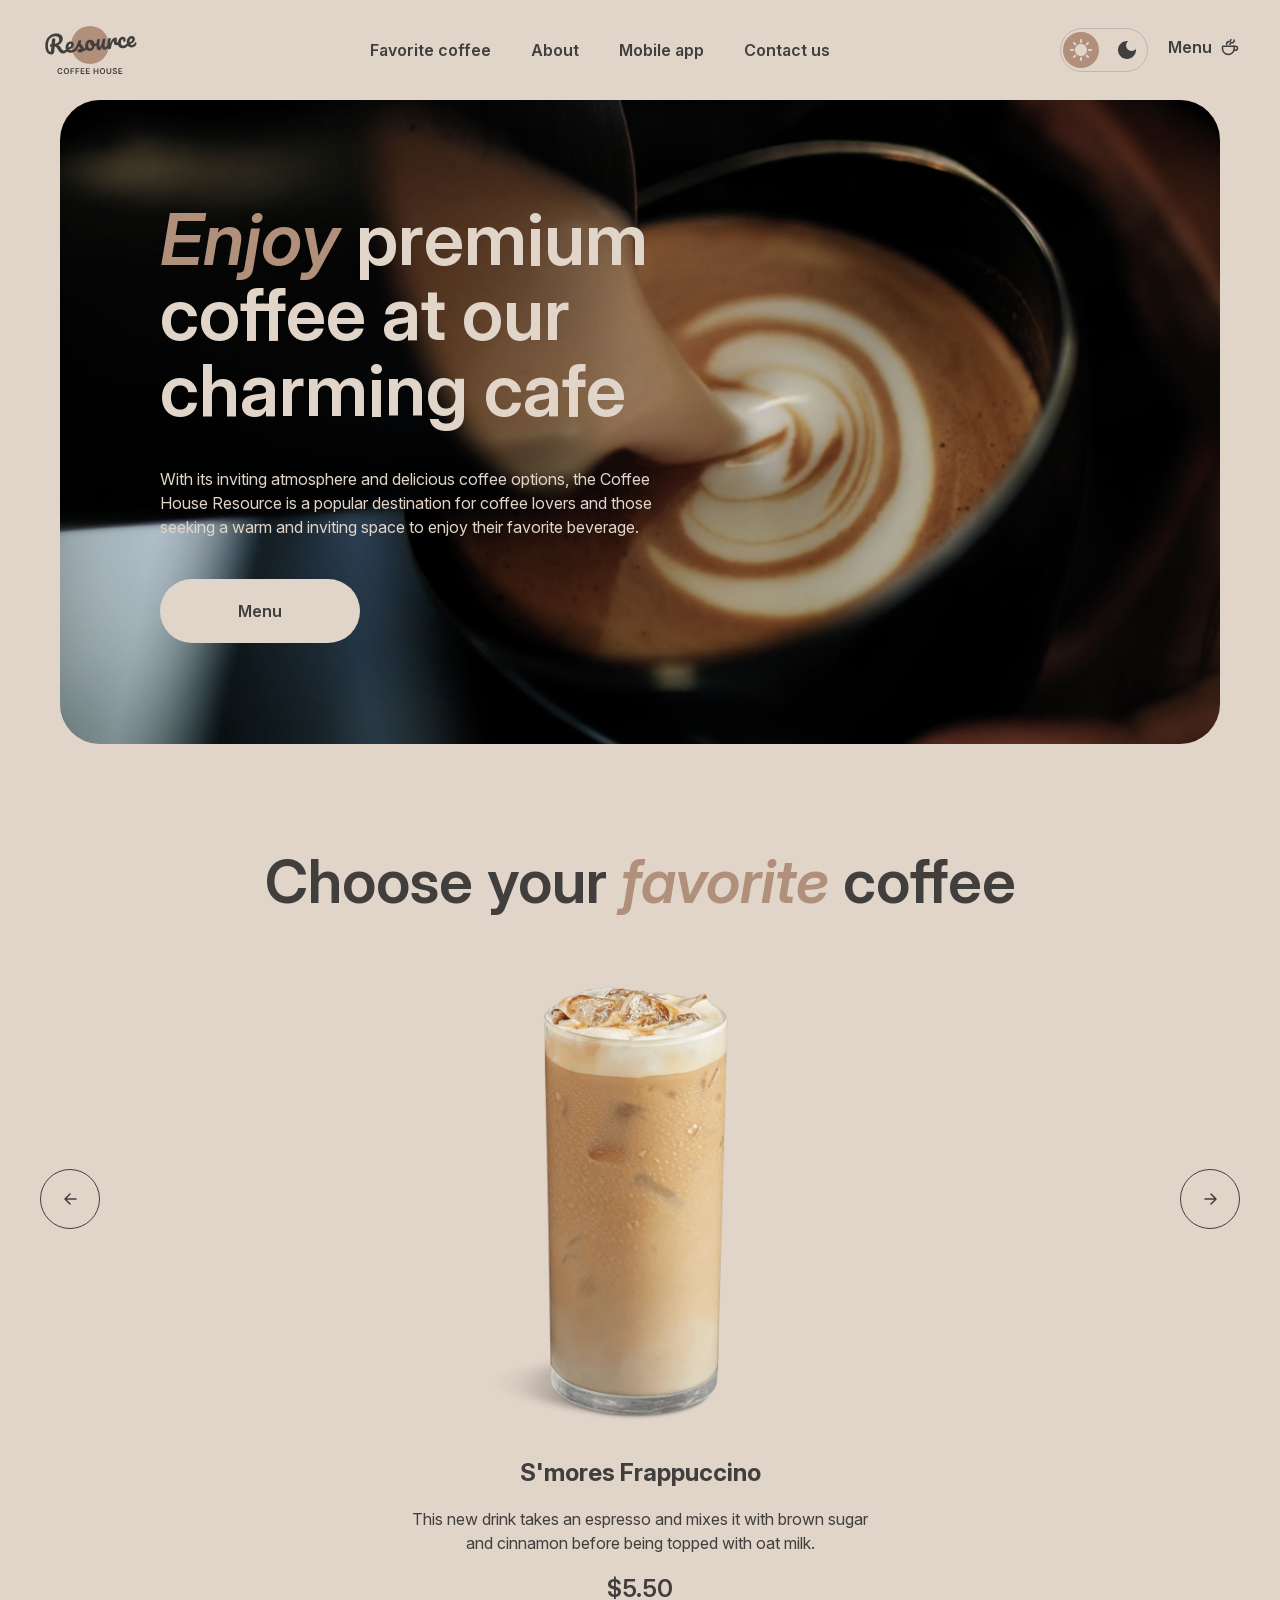
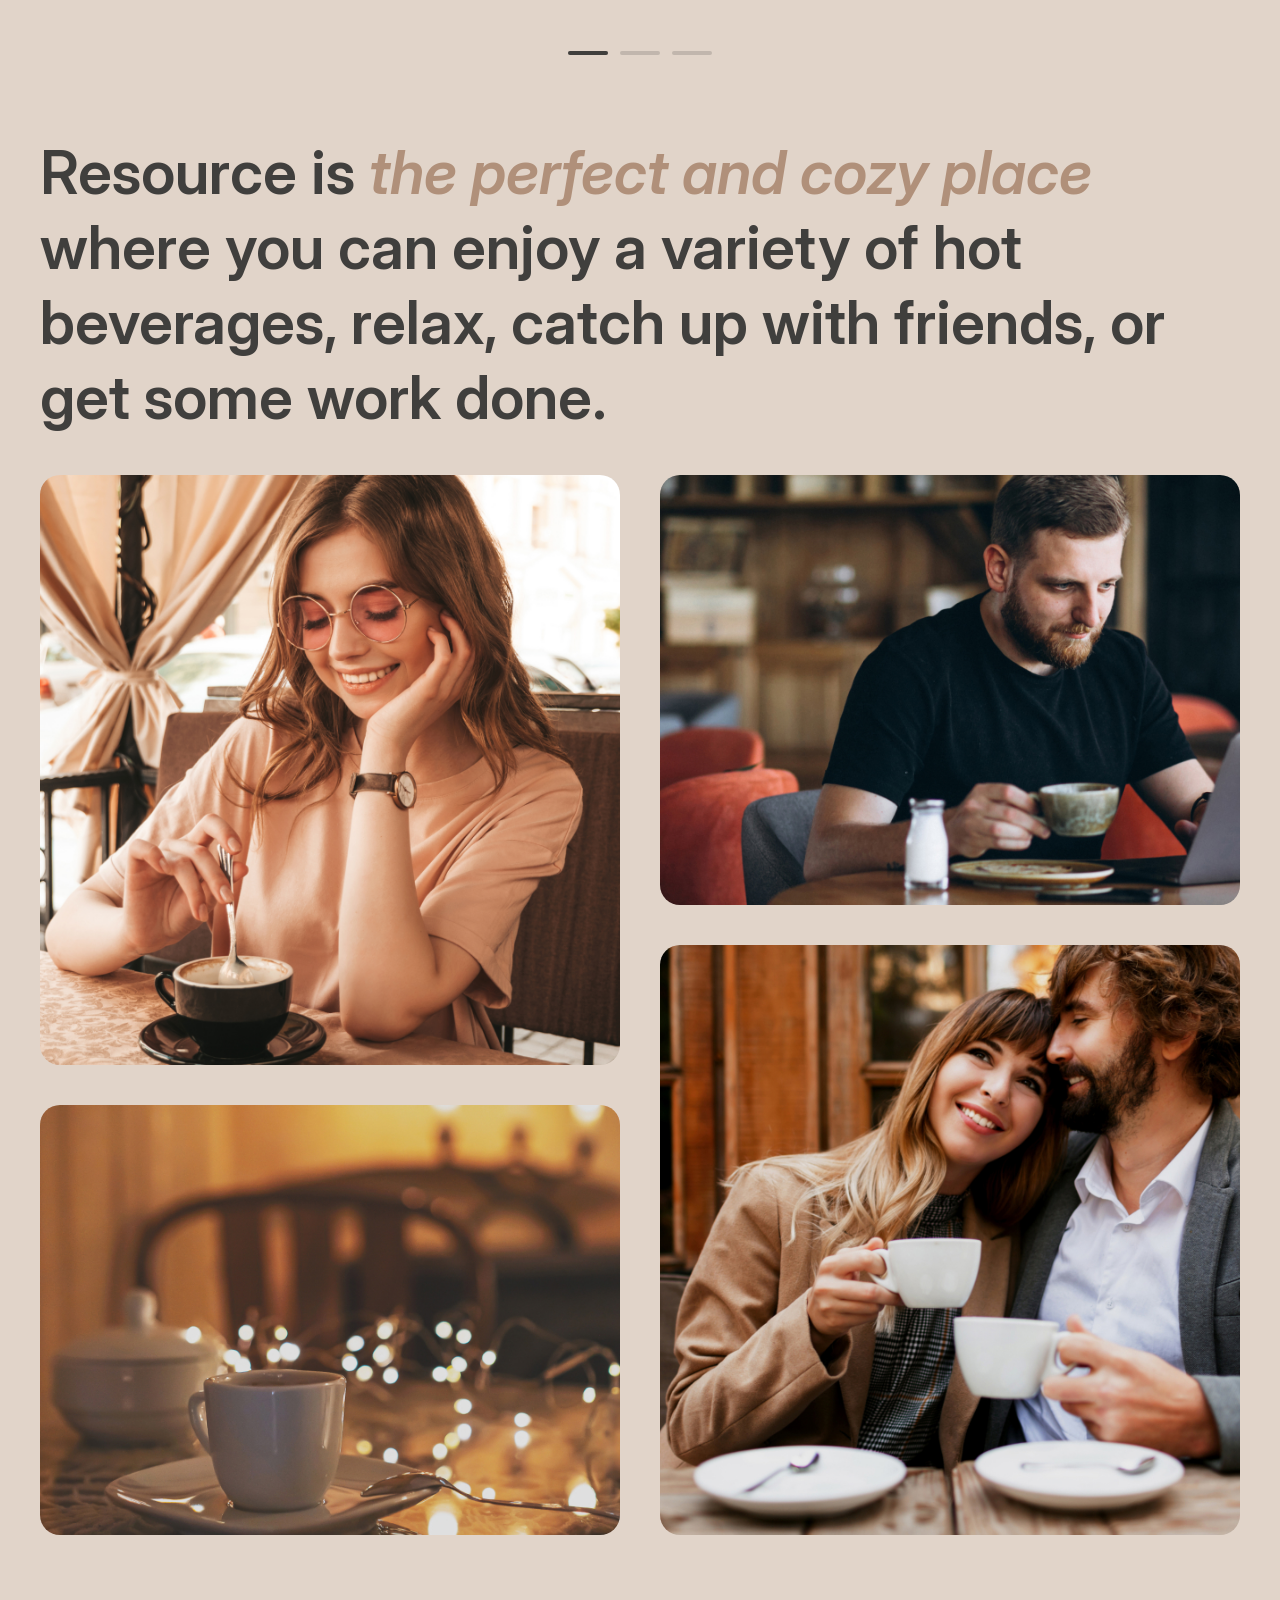
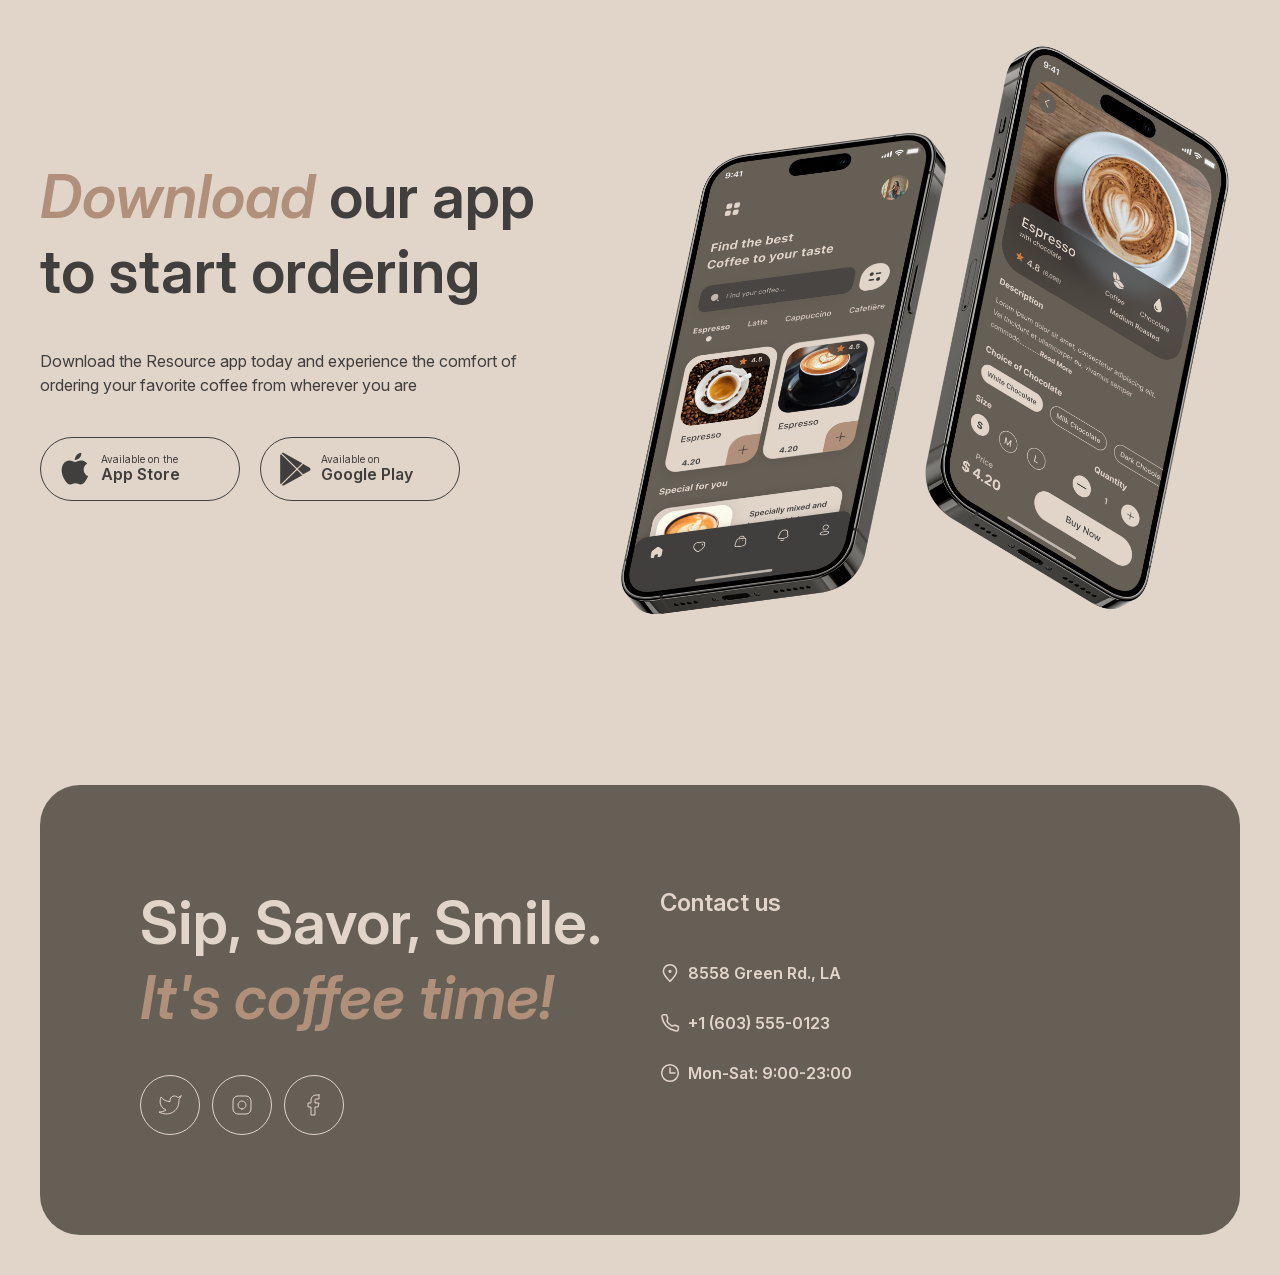
<file: index.html>
<!doctype html>
<html lang="en" data-theme="light">
  <head>
    <meta charset="UTF-8">
    <meta name="viewport" content="width=device-width, initial-scale=1.0">
    <title>Resource | Coffee House</title>
    <link rel="icon" href="assets/icons/logo-light.svg" type="image/svg+xml">
    <link rel="stylesheet" href="assets/fonts/font.css">
    <link rel="stylesheet" href="css/variables.css">
    <link rel="stylesheet" href="css/base.css">
    <link rel="stylesheet" href="css/layout.css">
    <link rel="stylesheet" href="css/home.css">
    <script>
      (function () {
        try {
          var theme = localStorage.getItem("theme");
          if (theme === "dark" || theme === "light") {
            document.documentElement.setAttribute("data-theme", theme);
          }
        } catch (e) {}
      })();
    </script>
    <script src="js/theme.js" defer></script>
    <script src="js/burger.js" defer></script>
    <script src="js/nav.js" defer></script>
    <script src="js/hero.js" defer></script>
    <script src="js/slider.js" defer></script>
  </head>
  <body>
    <header class="header">
      <div class="container header__inner">
        <a class="header__logo" href="index.html" aria-label="Resource">
          <img
            class="header__logo-img header__logo-img--light"
            src="assets/icons/logo-light.svg"
            alt="Resource"
            width="100"
            height="60">
          <img
            class="header__logo-img header__logo-img--dark"
            src="assets/icons/logo-dark.svg"
            alt=""
            width="100"
            height="60">
        </a>
        <nav class="header__nav" aria-label="Primary">
          <ul class="header__list">
            <li class="header__item">
              <a class="header__link" href="index.html#favorites"
                >Favorite coffee</a
              >
            </li>
            <li class="header__item">
              <a class="header__link" href="index.html#about">About</a>
            </li>
            <li class="header__item">
              <a class="header__link" href="index.html#mobile-app"
                >Mobile app</a
              >
            </li>
            <li class="header__item">
              <a class="header__link" href="index.html#contacts">Contact us</a>
            </li>
          </ul>
        </nav>
        <div class="header__actions">
          <button
            class="theme-toggle"
            type="button"
            data-theme-toggle
            aria-pressed="false"
            aria-label="Switch to dark theme"
          >
            <span
              class="theme-toggle__icon theme-toggle__icon--sun"
              aria-hidden="true"
            >
              <img src="assets/icons/Sun.svg" alt="" width="22" height="22">
            </span>
            <span
              class="theme-toggle__icon theme-toggle__icon--moon"
              aria-hidden="true"
            >
              <img src="assets/icons/Moon.svg" alt="" width="18" height="18">
            </span>
          </button>
          <a class="header__menu" href="menu.html">
            Menu
            <img
              class="header__menu-icon"
              src="assets/icons/coffee-cup.svg"
              alt=""
              width="20"
              height="20">
          </a>
          <button
            class="burger"
            type="button"
            aria-label="Open menu"
            aria-expanded="false"
            aria-controls="mobile-nav"
            data-burger
          >
            <img
              class="burger__icon burger__icon--open"
              src="assets/icons/button-icon-burger.svg"
              alt=""
              width="44"
              height="44"
              data-burger-open>
            <img
              class="burger__icon burger__icon--close"
              src="assets/icons/button-icon-burger-close.svg"
              alt=""
              width="44"
              height="44"
              data-burger-close>
          </button>
        </div>
      </div>
    </header>

    <nav
      class="mobile-nav"
      id="mobile-nav"
      aria-label="Mobile"
      aria-hidden="true"
      data-mobile-nav
    >
      <ul class="mobile-nav__list">
        <li>
          <a class="mobile-nav__link" href="index.html#favorites"
            >Favorite coffee</a
          >
        </li>
        <li>
          <a class="mobile-nav__link" href="index.html#about">About</a>
        </li>
        <li>
          <a class="mobile-nav__link" href="index.html#mobile-app"
            >Mobile app</a
          >
        </li>
        <li>
          <a class="mobile-nav__link" href="index.html#contacts">Contact us</a>
        </li>
        <li>
          <a class="mobile-nav__link mobile-nav__link--menu" href="menu.html">
            Menu
            <img
              class="mobile-nav__menu-icon"
              src="assets/icons/coffee-cup.svg"
              alt=""
              width="40"
              height="40">
          </a>
        </li>
      </ul>
    </nav>

    <main>
      <section class="hero" id="hero" aria-labelledby="hero-title">
        <div class="container">
          <div class="hero__inner">
            <img class="hero__media" src="assets/images/img-hero.jpg" alt="">
            <video
              class="hero__media hero__media--video"
              data-hero-video
              muted
              loop
              playsinline
              preload="auto"
            >
              <source src="assets/header-video.mp4" type="video/mp4">
            </video>
            <h1 class="hero__title" id="hero-title">
              <span class="hero__accent">Enjoy </span>premium coffee at our
              charming cafe
            </h1>
            <p class="hero__text">
              With its inviting atmosphere and delicious coffee options, the
              Coffee House Resource is a popular destination for coffee lovers
              and those seeking a warm and inviting space to enjoy their
              favorite beverage.
            </p>
            <a class="button hero__button" href="menu.html">
              <span class="hero__button-inner">
                Menu
                <img
                  class="hero__button-icon"
                  src="assets/icons/coffee-cup.svg"
                  alt=""
                  width="20"
                  height="20">
              </span>
            </a>
          </div>
        </div>
      </section>

      <section
        class="favorites"
        id="favorites"
        aria-labelledby="favorites-title"
      >
        <div class="container">
          <h2 class="section-title" id="favorites-title">
            Choose your <span class="accent">favorite</span> coffee
          </h2>
          <div class="slider" data-slider>
            <div class="slider__media">
              <button
                class="slider__btn slider__btn--prev"
                type="button"
                data-slider-prev
                aria-label="Previous slide"
              >
                <img
                  src="assets/icons/arrow-left.svg"
                  alt=""
                  width="13"
                  height="12">
              </button>
              <div class="slider__viewport" data-slider-viewport>
                <div class="slider__track" data-slider-track></div>
              </div>
              <button
                class="slider__btn slider__btn--next"
                type="button"
                data-slider-next
                aria-label="Next slide"
              >
                <img
                  src="assets/icons/arrow-right.svg"
                  alt=""
                  width="13"
                  height="12">
              </button>
            </div>
            <div class="slider__dots" data-slider-dots></div>
          </div>
        </div>
      </section>

      <section class="about" id="about" aria-labelledby="about-title">
        <div class="container">
          <h2 class="section-title" id="about-title">
            Resource is <span class="accent">the perfect and cozy place</span>
            where you can enjoy a variety of hot beverages, relax, catch up with
            friends, or get some work done.
          </h2>
          <div class="about__gallery">
            <div class="about__frame">
              <img
                class="about__image"
                src="assets/images/about-1.jpg"
                alt="Woman enjoying coffee at a cafe">
            </div>
            <div class="about__frame">
              <img
                class="about__image"
                src="assets/images/about-3.jpg"
                alt="Man working on a laptop with coffee">
            </div>
            <div class="about__frame">
              <img
                class="about__image"
                src="assets/images/about-2.jpg"
                alt="Coffee cup on a table with lights">
            </div>
            <div class="about__frame">
              <img
                class="about__image"
                src="assets/images/about-4.jpg"
                alt="Couple drinking coffee together">
            </div>
          </div>
        </div>
      </section>

      <section
        class="mobile-app"
        id="mobile-app"
        aria-labelledby="mobile-app-title"
      >
        <div class="container mobile-app__inner">
          <div class="mobile-app__content">
            <h2 class="section-title" id="mobile-app-title">
              <span class="accent">Download</span> our app to<br
                class="mobile-app__title-break">
              start ordering
            </h2>
            <p class="mobile-app__text">
              Download the Resource app today and experience the comfort of
              ordering your favorite coffee from wherever you are
            </p>
            <div class="mobile-app__links">
              <a
                class="store-link"
                href="https://www.apple.com/app-store/"
                target="_blank"
                rel="noopener noreferrer"
              >
                <img
                  src="assets/icons/apple.svg"
                  alt=""
                  width="36"
                  height="36">
                <span class="store-link__text">
                  <span class="store-link__caption">Available on the</span>
                  <span class="store-link__name">App Store</span>
                </span>
              </a>
              <a
                class="store-link"
                href="https://play.google.com/store"
                target="_blank"
                rel="noopener noreferrer"
              >
                <img
                  src="assets/icons/google-play.svg"
                  alt=""
                  width="36"
                  height="36">
                <span class="store-link__text">
                  <span class="store-link__caption">Available on</span>
                  <span class="store-link__name">Google Play</span>
                </span>
              </a>
            </div>
          </div>
          <img
            class="mobile-app__image"
            src="assets/icons/mobile-screens.svg"
            alt="Resource mobile app screens">
        </div>
      </section>
    </main>

    <footer class="footer" id="contacts">
      <div class="container">
        <div class="footer__panel">
          <div class="footer__brand">
            <h2 class="footer__title">
              Sip, Savor, Smile.<br>
              <span class="accent">It's coffee time!</span>
            </h2>
            <ul class="footer__socials">
              <li>
                <a
                  class="footer__social"
                  href="https://twitter.com"
                  target="_blank"
                  rel="noopener noreferrer"
                  aria-label="Twitter"
                >
                  <img
                    src="assets/icons/twitter.svg"
                    alt=""
                    width="24"
                    height="24">
                </a>
              </li>
              <li>
                <a
                  class="footer__social"
                  href="https://instagram.com"
                  target="_blank"
                  rel="noopener noreferrer"
                  aria-label="Instagram"
                >
                  <img
                    src="assets/icons/instagram.svg"
                    alt=""
                    width="24"
                    height="24">
                </a>
              </li>
              <li>
                <a
                  class="footer__social"
                  href="https://facebook.com"
                  target="_blank"
                  rel="noopener noreferrer"
                  aria-label="Facebook"
                >
                  <img
                    src="assets/icons/facebook.svg"
                    alt=""
                    width="24"
                    height="24">
                </a>
              </li>
            </ul>
          </div>
          <div class="footer__contacts">
            <h3 class="footer__contacts-title">Contact us</h3>
            <ul class="footer__list">
              <li>
                <a
                  class="footer__link"
                  href="https://maps.google.com/?q=8558+Green+Rd,+LA"
                  target="_blank"
                  rel="noopener noreferrer"
                >
                  <img
                    src="assets/icons/pin-alt.svg"
                    alt=""
                    width="20"
                    height="20">
                  8558 Green Rd., LA
                </a>
              </li>
              <li>
                <a class="footer__link" href="tel:+16035550123">
                  <img
                    src="assets/icons/phone.svg"
                    alt=""
                    width="20"
                    height="20">
                  +1 (603) 555-0123
                </a>
              </li>
              <li>
                <span class="footer__hours">
                  <img
                    src="assets/icons/clock.svg"
                    alt=""
                    width="20"
                    height="20">
                  Mon-Sat: 9:00-23:00
                </span>
              </li>
            </ul>
          </div>
        </div>
      </div>
    </footer>
  </body>
</html>
</file>
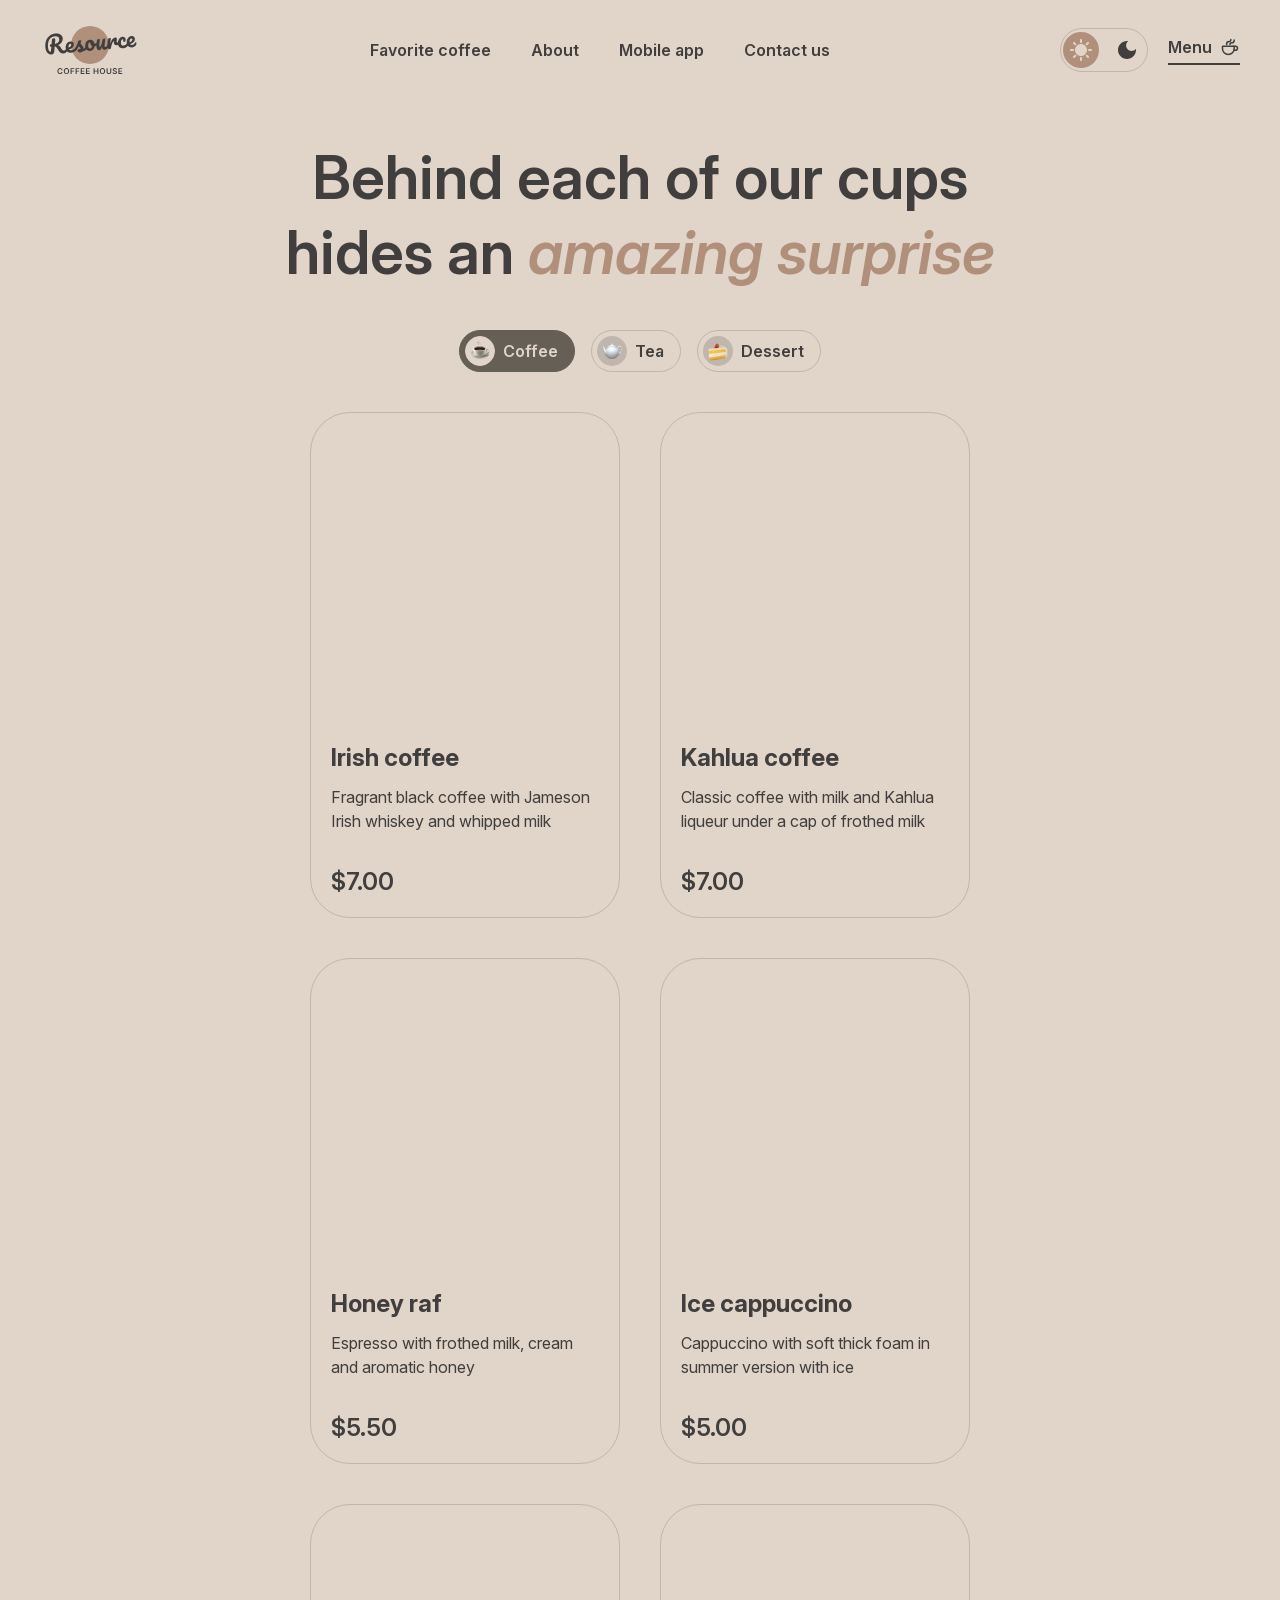
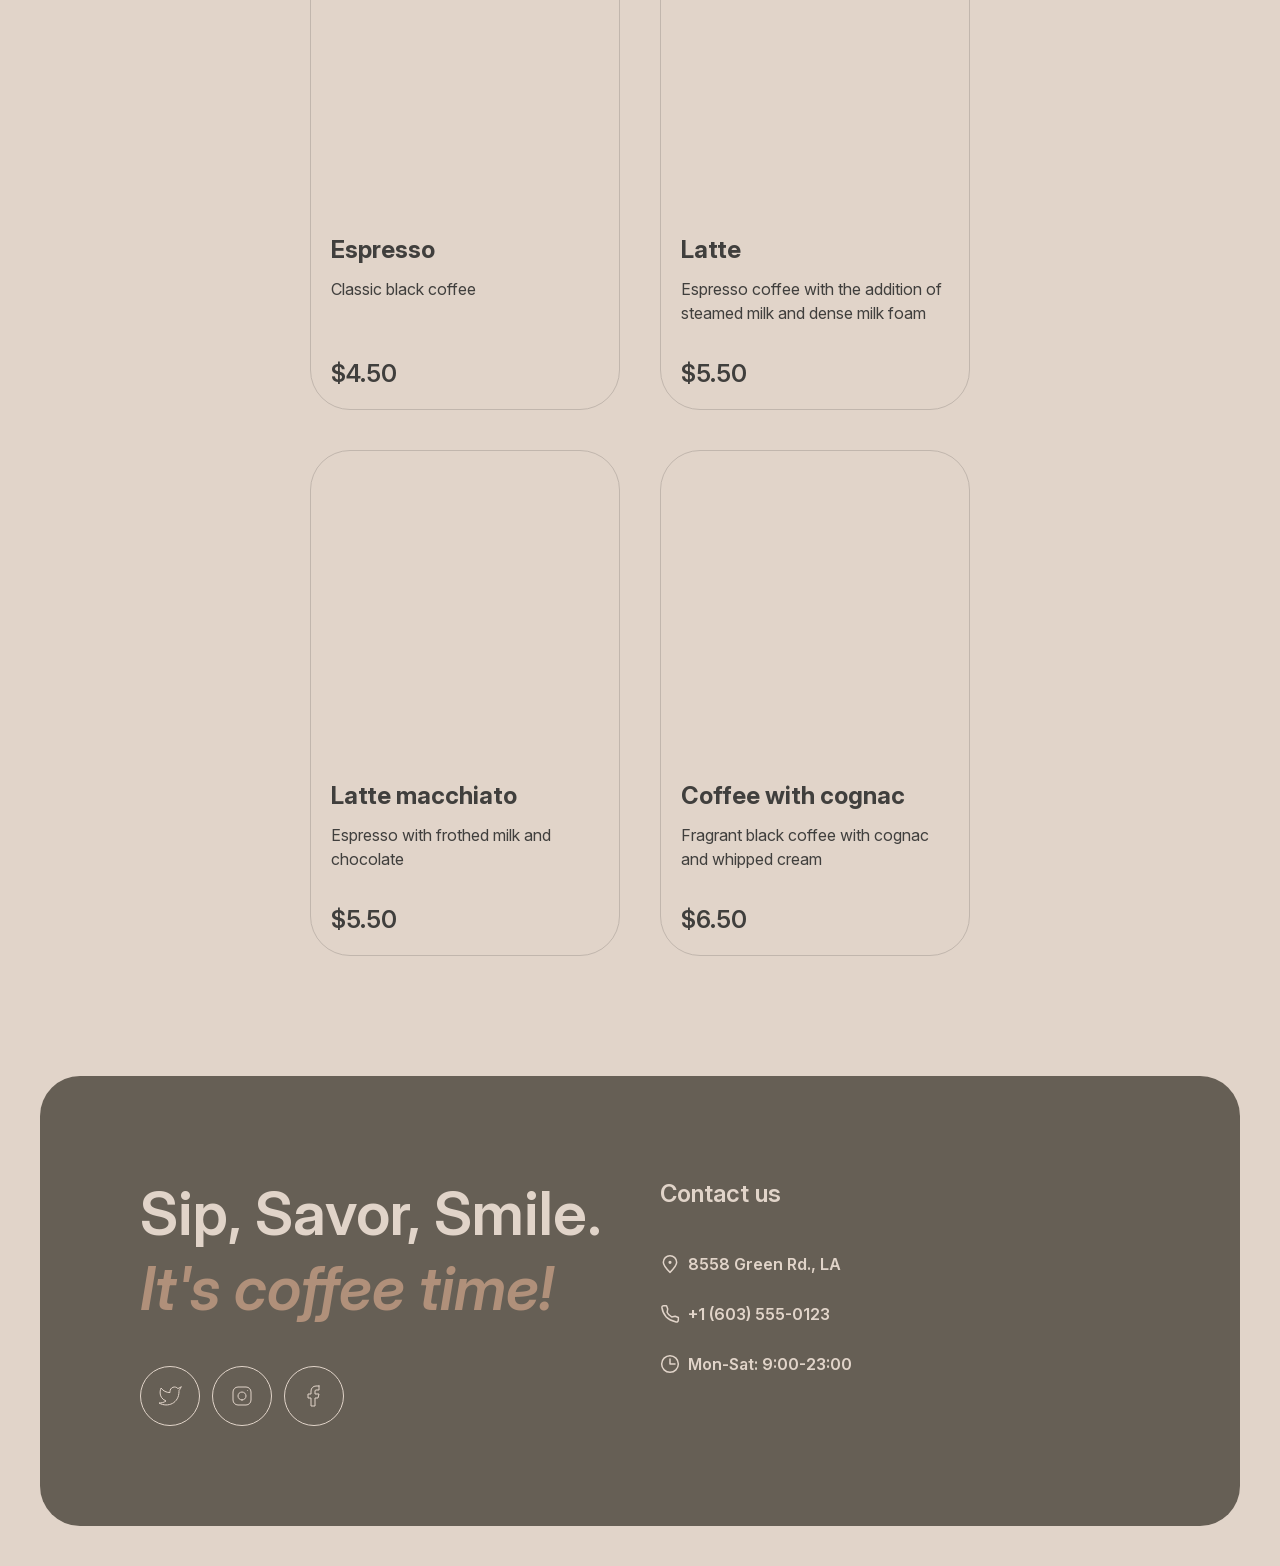
<file: menu.html>
<!doctype html>
<html lang="en" data-theme="light">
  <head>
    <meta charset="UTF-8">
    <meta name="viewport" content="width=device-width, initial-scale=1.0">
    <title>Menu Coffee House</title>
    <link rel="icon" href="assets/icons/logo-light.svg" type="image/svg+xml">
    <link rel="stylesheet" href="assets/fonts/font.css">
    <link rel="stylesheet" href="css/variables.css">
    <link rel="stylesheet" href="css/base.css">
    <link rel="stylesheet" href="css/layout.css">
    <link rel="stylesheet" href="css/menu.css">
    <script>
      (function () {
        try {
          var theme = localStorage.getItem("theme");
          if (theme === "dark" || theme === "light") {
            document.documentElement.setAttribute("data-theme", theme);
          }
        } catch (e) {}
      })();
    </script>
    <script src="js/theme.js" defer></script>
    <script src="js/burger.js" defer></script>
    <script src="js/nav.js" defer></script>
    <script src="js/products.js" defer></script>
    <script src="js/menu.js" defer></script>
  </head>
  <body>
    <header class="header">
      <div class="container header__inner">
        <a class="header__logo" href="index.html" aria-label="Resource">
          <img
            class="header__logo-img header__logo-img--light"
            src="assets/icons/logo-light.svg"
            alt="Resource"
            width="100"
            height="60">
          <img
            class="header__logo-img header__logo-img--dark"
            src="assets/icons/logo-dark.svg"
            alt=""
            width="100"
            height="60">
        </a>
        <nav class="header__nav" aria-label="Primary">
          <ul class="header__list">
            <li class="header__item">
              <a class="header__link" href="index.html#favorites"
                >Favorite coffee</a
              >
            </li>
            <li class="header__item">
              <a class="header__link" href="index.html#about">About</a>
            </li>
            <li class="header__item">
              <a class="header__link" href="index.html#mobile-app"
                >Mobile app</a
              >
            </li>
            <li class="header__item">
              <a class="header__link" href="index.html#contacts">Contact us</a>
            </li>
          </ul>
        </nav>
        <div class="header__actions">
          <button
            class="theme-toggle"
            type="button"
            data-theme-toggle
            aria-pressed="false"
            aria-label="Switch to dark theme"
          >
            <span class="theme-toggle__icon theme-toggle__icon--sun" aria-hidden="true">
              <img src="assets/icons/Sun.svg" alt="" width="22" height="22">
            </span>
            <span class="theme-toggle__icon theme-toggle__icon--moon" aria-hidden="true">
              <img src="assets/icons/Moon.svg" alt="" width="18" height="18">
            </span>
          </button>
          <a class="header__menu header__menu--current" href="menu.html">
            Menu
            <img
              class="header__menu-icon"
              src="assets/icons/coffee-cup.svg"
              alt=""
              width="20"
              height="20">
          </a>
          <button
            class="burger"
            type="button"
            aria-label="Open menu"
            aria-expanded="false"
            aria-controls="mobile-nav"
            data-burger
          >
            <img
              class="burger__icon burger__icon--open"
              src="assets/icons/button-icon-burger.svg"
              alt=""
              width="44"
              height="44"
              data-burger-open>
            <img
              class="burger__icon burger__icon--close"
              src="assets/icons/button-icon-burger-close.svg"
              alt=""
              width="44"
              height="44"
              data-burger-close>
          </button>
        </div>
      </div>
    </header>

    <nav
      class="mobile-nav"
      id="mobile-nav"
      aria-label="Mobile"
      aria-hidden="true"
      data-mobile-nav
    >
      <ul class="mobile-nav__list">
        <li>
          <a class="mobile-nav__link" href="index.html#favorites"
            >Favorite coffee</a
          >
        </li>
        <li>
          <a class="mobile-nav__link" href="index.html#about">About</a>
        </li>
        <li>
          <a class="mobile-nav__link" href="index.html#mobile-app"
            >Mobile app</a
          >
        </li>
        <li>
          <a class="mobile-nav__link" href="index.html#contacts">Contact us</a>
        </li>
        <li>
          <a
            class="mobile-nav__link mobile-nav__link--menu mobile-nav__link--current"
            href="menu.html"
          >
            Menu
            <img
              class="mobile-nav__menu-icon"
              src="assets/icons/coffee-cup.svg"
              alt=""
              width="40"
              height="40">
          </a>
        </li>
      </ul>
    </nav>

    <main>
      <section class="menu" id="menu" data-menu aria-labelledby="menu-title">
        <div class="container">
          <h1 class="section-title" id="menu-title">
            Behind each of our<br class="menu__title-break">
            cups hides an
            <span class="accent">amazing surprise</span>
          </h1>

          <div class="menu__tabs" role="tablist" aria-label="Menu categories">
            <button
              id="tab-coffee"
              class="menu__tab menu__tab--active"
              type="button"
              role="tab"
              aria-selected="true"
              aria-controls="menu-panel"
              tabindex="0"
              data-category="coffee"
            >
              <span class="menu__tab-icon" aria-hidden="true">
                <img
                  src="assets/images/coffee.png"
                  alt="Coffee"
                  width="16"
                  height="24">
              </span>
              Coffee
            </button>
            <button
              id="tab-tea"
              class="menu__tab"
              type="button"
              role="tab"
              aria-selected="false"
              aria-controls="menu-panel"
              tabindex="-1"
              data-category="tea"
            >
              <span class="menu__tab-icon" aria-hidden="true">
                <img
                  src="assets/images/tea.png"
                  alt="Tea"
                  width="16"
                  height="24">
              </span>
              Tea
            </button>
            <button
              id="tab-dessert"
              class="menu__tab"
              type="button"
              role="tab"
              aria-selected="false"
              aria-controls="menu-panel"
              tabindex="-1"
              data-category="dessert"
            >
              <span class="menu__tab-icon" aria-hidden="true">
                <img
                  src="assets/images/dessert.png"
                  alt="Dessert"
                  width="16"
                  height="24">
              </span>
              Dessert
            </button>
          </div>

          <div
            class="menu__panel"
            id="menu-panel"
            role="tabpanel"
            aria-labelledby="tab-coffee"
          >
            <ul class="menu__grid" data-menu-grid></ul>
          </div>

          <button
            class="menu__more"
            type="button"
            data-menu-more
            hidden
            aria-label="Show more products"
          >
            <img
              src="assets/icons/button-icon-dark-update.svg"
              alt=""
              width="20"
              height="20">
          </button>
        </div>
      </section>
    </main>

    <footer class="footer" id="contacts">
      <div class="container">
        <div class="footer__panel">
          <div class="footer__brand">
            <h2 class="footer__title">
              Sip, Savor, Smile.<br>
              <span class="accent">It's coffee time!</span>
            </h2>
            <ul class="footer__socials">
              <li>
                <a
                  class="footer__social"
                  href="https://twitter.com"
                  target="_blank"
                  rel="noopener noreferrer"
                  aria-label="Twitter"
                >
                  <img src="assets/icons/twitter.svg" alt="" width="24" height="24">
                </a>
              </li>
              <li>
                <a
                  class="footer__social"
                  href="https://instagram.com"
                  target="_blank"
                  rel="noopener noreferrer"
                  aria-label="Instagram"
                >
                  <img src="assets/icons/instagram.svg" alt="" width="24" height="24">
                </a>
              </li>
              <li>
                <a
                  class="footer__social"
                  href="https://facebook.com"
                  target="_blank"
                  rel="noopener noreferrer"
                  aria-label="Facebook"
                >
                  <img src="assets/icons/facebook.svg" alt="" width="24" height="24">
                </a>
              </li>
            </ul>
          </div>
          <div class="footer__contacts">
            <h3 class="footer__contacts-title">Contact us</h3>
            <ul class="footer__list">
              <li>
                <a
                  class="footer__link"
                  href="https://maps.google.com/?q=8558+Green+Rd,+LA"
                  target="_blank"
                  rel="noopener noreferrer"
                >
                  <img
                    src="assets/icons/pin-alt.svg"
                    alt=""
                    width="20"
                    height="20">
                  8558 Green Rd., LA
                </a>
              </li>
              <li>
                <a class="footer__link" href="tel:+16035550123">
                  <img
                    src="assets/icons/phone.svg"
                    alt=""
                    width="20"
                    height="20">
                  +1 (603) 555-0123
                </a>
              </li>
              <li>
                <span class="footer__hours">
                  <img
                    src="assets/icons/clock.svg"
                    alt=""
                    width="20"
                    height="20">
                  Mon-Sat: 9:00-23:00
                </span>
              </li>
            </ul>
          </div>
        </div>
      </div>
    </footer>

    <div class="modal" hidden data-modal>
      <div class="modal__backdrop" data-modal-backdrop></div>
      <div
        class="modal__dialog"
        role="dialog"
        aria-modal="true"
        aria-labelledby="modal-title"
        data-modal-dialog
      >
        <img class="modal__image" alt="" width="310" height="310" data-modal-image>
        <div class="modal__content">
          <div class="modal__header">
            <h2 class="modal__title" id="modal-title" data-modal-title></h2>
            <p class="modal__description" data-modal-description></p>
          </div>

          <div class="modal__group">
            <h3 class="modal__label">Size</h3>
            <div class="modal__choices" data-modal-sizes></div>
          </div>

          <div class="modal__group">
            <h3 class="modal__label">Additives</h3>
            <div class="modal__choices" data-modal-additives></div>
          </div>

          <div class="modal__total">
            <span class="modal__total-label">Total:</span>
            <span class="modal__total-price" data-modal-price></span>
          </div>

          <div class="modal__note">
            <img
              class="modal__note-icon"
              src="assets/icons/info.svg"
              alt=""
              width="16"
              height="16">
            <p class="modal__note-text">
              The cost is not final. Download our mobile app to see the final
              price and place your order. Earn loyalty points and enjoy your
              favorite coffee with up to 20% discount.
            </p>
          </div>

          <button class="modal__close" type="button" data-modal-close>
            Close
          </button>
        </div>
      </div>
    </div>
  </body>
</html>
</file>
<file: assets/fonts/font.css>
@font-face {
  font-family: "Inter";
  font-style: normal;
  font-weight: 100 900;
  font-display: swap;
  src: url("./Inter-cyrillic.woff2") format("woff2");
  unicode-range: U+0301, U+0400-045F, U+0490-0491, U+04B0-04B1, U+2116;
}

@font-face {
  font-family: "Inter";
  font-style: normal;
  font-weight: 100 900;
  font-display: swap;
  src: url("./Inter-latin-ext.woff2") format("woff2");
  unicode-range: U+0100-02BA, U+02BD-02C5, U+02C7-02CC, U+02CE-02D7, U+02DD-02FF, U+0304, U+0308, U+0329, U+1D00-1DBF, U+1E00-1E9F, U+1EF2-1EFF, U+2020, U+20A0-20AB, U+20AD-20C0, U+2113, U+2C60-2C7F, U+A720-A7FF;
}

@font-face {
  font-family: "Inter";
  font-style: normal;
  font-weight: 100 900;
  font-display: swap;
  src: url("./Inter-latin.woff2") format("woff2");
  unicode-range: U+0000-00FF, U+0131, U+0152-0153, U+02BB-02BC, U+02C6, U+02DA, U+02DC, U+0304, U+0308, U+0329, U+2000-206F, U+20AC, U+2122, U+2191, U+2193, U+2212, U+2215, U+FEFF, U+FFFD;
}

@font-face {
  font-family: "Inter";
  font-style: italic;
  font-weight: 100 900;
  font-display: swap;
  src: url("./Inter-Italic-cyrillic.woff2") format("woff2");
  unicode-range: U+0301, U+0400-045F, U+0490-0491, U+04B0-04B1, U+2116;
}

@font-face {
  font-family: "Inter";
  font-style: italic;
  font-weight: 100 900;
  font-display: swap;
  src: url("./Inter-Italic-latin-ext.woff2") format("woff2");
  unicode-range: U+0100-02BA, U+02BD-02C5, U+02C7-02CC, U+02CE-02D7, U+02DD-02FF, U+0304, U+0308, U+0329, U+1D00-1DBF, U+1E00-1E9F, U+1EF2-1EFF, U+2020, U+20A0-20AB, U+20AD-20C0, U+2113, U+2C60-2C7F, U+A720-A7FF;
}

@font-face {
  font-family: "Inter";
  font-style: italic;
  font-weight: 100 900;
  font-display: swap;
  src: url("./Inter-Italic-latin.woff2") format("woff2");
  unicode-range: U+0000-00FF, U+0131, U+0152-0153, U+02BB-02BC, U+02C6, U+02DA, U+02DC, U+0304, U+0308, U+0329, U+2000-206F, U+20AC, U+2122, U+2191, U+2193, U+2212, U+2215, U+FEFF, U+FFFD;
}
</file>
<file: css/variables.css>
:root {
  --color-bg: #e1d4c9;
  --color-text: #403f3d;
  --color-accent: #b0907a;
  --color-border: #c1b6ad;
  --color-card: #e1d4c9;
  --color-placeholder: #c1b6ad;

  --color-hover-bg: #665f55;
  --color-hover-on: #e1d4c9;

  --font-family: Inter, "Helvetica Neue", Arial, sans-serif;
  --font-size-base: 16px;
  --line-height-base: 1.5;

  --container-width: 1440px;
  --container-padding: 40px;
  --header-height: 100px;
  --radius: 40px;
  --transition: 0.3s ease;
  --transition-slow: 0.7s ease;
  --icon-filter-on: brightness(0) invert(91%) sepia(12%) saturate(380%)
    hue-rotate(328deg) brightness(97%);
}

[data-theme="dark"] {
  --color-bg: #292826;
  --color-text: #e1d4c9;
  --color-accent: #b0907a;
  --color-border: #665f55;
  --color-card: #403f3d;
  --color-placeholder: #665f55;
  --color-hover-bg: #403f3d;
}

@media (max-width: 768px) {
  :root {
    --fluid: clamp(0, (100vw - 380px) / 388px, 1);
    --container-padding: calc(1rem + 1.5rem * var(--fluid));
    --hero-title-size: calc(2.625rem + 1.875rem * var(--fluid));
    --section-title-size: calc(2rem + 1.75rem * var(--fluid));
    --hero-padding-y: calc(3.75rem + 2.5rem * var(--fluid));
    --hero-padding-x: calc(1rem + 1.5rem * var(--fluid));
    --footer-padding-y: calc(3.75rem + 2.5rem * var(--fluid));
    --footer-padding-x: calc(1rem + 2.75rem * var(--fluid));
  }
}
</file>
<file: css/base.css>
*,
*::before,
*::after {
  box-sizing: border-box;
}

html {
  scroll-behavior: smooth;
  user-select: none;
  -webkit-user-select: none;
}

body {
  margin: 0;
  min-width: 380px;
  font-family: var(--font-family);
  font-size: var(--font-size-base);
  line-height: var(--line-height-base);
  -webkit-font-smoothing: antialiased;
  -moz-osx-font-smoothing: grayscale;
  color: var(--color-text);
  background-color: var(--color-bg);
  transition: color var(--transition), background-color var(--transition);
}

img {
  max-width: 100%;
  height: auto;
  display: block;
}

a {
  color: inherit;
  text-decoration: none;
  cursor: pointer;
  transition: color var(--transition), background-color var(--transition),
    border-color var(--transition), box-shadow var(--transition);
}

button {
  font: inherit;
  color: inherit;
  background: none;
  border: 0;
  padding: 0;
  cursor: pointer;
}

ul {
  margin: 0;
  padding: 0;
  list-style: none;
}

h1,
h2,
h3,
p {
  margin: 0;
}

.container {
  width: 100%;
  max-width: var(--container-width);
  margin: 0 auto;
  padding: 0 var(--container-padding);
}

.section-title {
  font-size: 3.75rem;
  line-height: 1.25;
  font-weight: 600;
}

.accent {
  color: var(--color-accent);
  font-style: italic;
}

.button {
  display: inline-flex;
  align-items: center;
  justify-content: center;
  min-height: 64px;
  padding: 20px 78px;
  width: fit-content;
  border-radius: var(--radius);
  background-color: var(--color-text);
  color: var(--color-bg);
  transition: background-color var(--transition), color var(--transition),
    border-color var(--transition);
}

@media (max-width: 768px) {
  .section-title {
    font-size: var(--section-title-size);
    letter-spacing: 0;
  }
}
</file>
<file: css/layout.css>
.header {
  position: sticky;
  top: 0;
  z-index: 10;
  background-color: var(--color-bg);
  transition: background-color var(--transition);
}

.header__inner {
  display: flex;
  align-items: center;
  justify-content: space-between;
  min-height: var(--header-height);
  gap: 24px;
}

.header__logo {
  display: flex;
  flex-shrink: 0;
}

.header__logo-img {
  width: 100px;
  height: 60px;
  max-width: none;
}

.header__logo-img--dark {
  display: none;
}

[data-theme="dark"] .header__logo-img--light {
  display: none;
}

[data-theme="dark"] .header__logo-img--dark {
  display: block;
}

.header__nav {
  flex: 1 1 auto;
  min-width: 0;
  display: flex;
  justify-content: center;
}

.header__list {
  display: flex;
  gap: 40px;
}

.header__link {
  font-size: 16px;
  font-weight: 600;
  line-height: 1.5;
  padding-bottom: 6px;
  box-shadow: inset 0 -2px 0 transparent;
}

.header__link:hover {
  box-shadow: inset 0 -2px 0 currentColor;
}

.header__actions {
  display: flex;
  align-items: center;
  flex-shrink: 0;
  gap: 20px;
}

.theme-toggle {
  display: flex;
  align-items: center;
  justify-content: center;
  width: 88px;
  height: 44px;
  padding: 3px 2px;
  gap: 10px;
  border: 1px solid #c1b6ad;
  border-radius: 100px;
  background: transparent;
  color: var(--color-text);
  transition: border-color var(--transition), color var(--transition);
}

.theme-toggle__icon {
  display: grid;
  place-items: center;
  width: 36px;
  height: 36px;
  padding: 1px;
  flex-shrink: 0;
  border-radius: 100px;
}

.theme-toggle__icon--sun img {
  width: 22px;
  height: 22px;
  max-width: none;
}

.theme-toggle__icon--moon img {
  width: 18px;
  height: 18px;
  max-width: none;
}

[data-theme="light"] .theme-toggle__icon--sun {
  background-color: var(--color-accent);
}

[data-theme="dark"] .theme-toggle {
  border-color: #e1d4c9;
}

[data-theme="dark"] .theme-toggle__icon--moon {
  background-color: var(--color-accent);
}

[data-theme="dark"] .theme-toggle__icon--moon img {
  filter: var(--icon-filter-on);
}

.theme-toggle:focus-visible {
  outline: 2px solid var(--color-accent);
  outline-offset: 2px;
}

.header__menu {
  display: inline-flex;
  align-items: center;
  gap: 8px;
  font-size: 16px;
  font-weight: 600;
  line-height: 1.5;
  letter-spacing: 0;
  padding-bottom: 6px;
  box-shadow: inset 0 -2px 0 transparent;
}

.header__menu:hover,
.header__menu--current {
  box-shadow: inset 0 -2px 0 currentColor;
}

.header__menu-icon {
  display: block;
  flex-shrink: 0;
  width: 20px;
  height: 20px;
  max-width: none;
}

[data-theme="dark"] .header__menu-icon {
  filter: var(--icon-filter-on);
}

.burger {
  display: none;
  position: relative;
  width: 44px;
  height: 44px;
  padding: 0;
}

.burger__icon {
  position: absolute;
  inset: 0;
  width: 44px;
  height: 44px;
  max-width: none;
  opacity: 1;
  transition: opacity var(--transition);
}

.burger__icon--close {
  opacity: 0;
}

.burger.is-open .burger__icon--open {
  opacity: 0;
}

.burger.is-open .burger__icon--close {
  opacity: 1;
}

[data-theme="dark"] .burger__icon {
  filter: var(--icon-filter-on);
}

.mobile-nav {
  position: fixed;
  top: var(--header-height);
  left: 0;
  right: 0;
  bottom: 0;
  z-index: 9;
  display: flex;
  align-items: center;
  justify-content: center;
  padding: 0 var(--container-padding);
  background-color: var(--color-bg);
  opacity: 0;
  visibility: hidden;
  pointer-events: none;
  transform: translateY(-1rem);
  transition: opacity var(--transition), visibility var(--transition),
    transform var(--transition), background-color var(--transition);
}

.mobile-nav.is-open {
  opacity: 1;
  visibility: visible;
  pointer-events: auto;
  transform: translateY(0);
}

@media (min-width: 769px) {
  .mobile-nav {
    display: none;
  }
}

.mobile-nav__list {
  display: flex;
  flex-direction: column;
  align-items: center;
  width: 100%;
  max-width: 43rem;
  gap: 60px;
}

.mobile-nav__list > li:last-child {
  margin-top: 40px;
}

@media (max-width: 380px) {
  .mobile-nav__list {
    max-width: 348px;
  }
}

.mobile-nav__link {
  display: inline-flex;
  align-items: center;
  justify-content: center;
  gap: 16px;
  min-height: 40px;
  font-family: var(--font-family);
  font-size: 32px;
  font-weight: 600;
  line-height: 1.25;
  letter-spacing: 0;
  text-align: center;
  color: var(--color-text);
}

.mobile-nav__menu-icon {
  width: 40px;
  height: 40px;
  max-width: none;
}

[data-theme="dark"] .mobile-nav__menu-icon {
  filter: var(--icon-filter-on);
}

.mobile-nav__link--current {
  box-shadow: inset 0 -2px 0 currentColor;
  padding-bottom: 6px;
}

body.is-menu-open {
  overflow: hidden;
}

.footer {
  padding: 40px 0;
}

.footer__panel {
  display: grid;
  grid-template-columns: 1fr 1fr;
  gap: 40px;
  padding: 100px;
  border-radius: var(--radius);
  background-color: #665f55;
  color: #e1d4c9;
}

[data-theme="dark"] .footer__panel {
  background-color: #403f3d;
}

.footer__title {
  max-width: 530px;
  margin-bottom: 40px;
  font-size: 3.75rem;
  line-height: 1.25;
  font-weight: 600;
}

.footer__socials {
  display: flex;
  gap: 12px;
}

.footer__social {
  display: grid;
  place-items: center;
  width: 60px;
  height: 60px;
  border: 1px solid currentColor;
  border-radius: 50%;
  background-color: transparent;
  transition: background-color var(--transition), border-color var(--transition);
}

.footer__social img {
  width: 24px;
  height: 24px;
  transition: filter var(--transition);
}

.footer__social:hover {
  background-color: var(--color-hover-on);
  border-color: var(--color-hover-on);
}

.footer__social:hover img {
  filter: invert(1);
}

[data-theme="dark"] .footer__social:hover {
  background-color: #292826;
  border-color: #292826;
}

[data-theme="dark"] .footer__social:hover img {
  filter: none;
}

.footer__contacts-title {
  margin-bottom: 40px;
  font-size: 24px;
  font-weight: 600;
}

.footer__list {
  display: flex;
  flex-direction: column;
  gap: 20px;
}

.footer__link,
.footer__hours {
  display: inline-flex;
  align-items: center;
  gap: 8px;
  font-weight: 600;
  padding-bottom: 6px;
  box-shadow: inset 0 -2px 0 transparent;
}

.footer__link:hover {
  box-shadow: inset 0 -2px 0 currentColor;
}

@media (max-width: 768px) {
  .header__nav,
  .header__menu {
    display: none;
  }

  .burger {
    display: flex;
  }

  .footer__panel {
    grid-template-columns: 1fr;
    gap: 100px;
    padding: var(--footer-padding-y) var(--footer-padding-x);
  }

  .footer__title {
    max-width: 100%;
    font-size: var(--section-title-size);
    letter-spacing: 0;
  }
}

@media (max-width: 380px) {
  .footer__panel {
    gap: 40px;
  }
}
</file>
<file: css/home.css>
.hero {
  padding: 0 20px;
}

.hero__inner {
  position: relative;
  isolation: isolate;
  overflow: hidden;
  min-height: 644px;
  display: flex;
  flex-direction: column;
  justify-content: center;
  align-items: flex-start;
  gap: 40px;
  padding: 100px;
  border-radius: var(--radius);
  background-color: var(--color-placeholder);
  color: #e1d4c9;
}

.hero__media {
  position: absolute;
  inset: 0;
  z-index: 0;
  width: 100%;
  height: 100%;
  object-fit: cover;
}

.hero__media--video {
  opacity: 0;
  transition: opacity 0.4s ease;
}

.hero__media--video.is-ready {
  opacity: 1;
}

.hero__inner > :not(.hero__media) {
  position: relative;
  z-index: 1;
}

.hero__title {
  max-width: 530px;
  font-size: 4.5rem;
  line-height: 1.05;
  font-weight: 600;
}

.hero__accent {
  color: var(--color-accent);
  font-style: italic;
}

.hero__text {
  width: 530px;
  max-width: 100%;
  height: 72px;
  font-size: 16px;
  line-height: 1.5;
  color: #e1d4c9;
}

.hero__button {
  display: inline-flex;
  align-items: center;
  justify-content: center;
  width: 200px;
  height: 64px;
  min-height: 64px;
  padding: 0 16px;
  font-size: 16px;
  font-weight: 600;
  line-height: 1.5;
  background-color: #e1d4c9;
  color: #403f3d;
}

.hero__button-inner {
  position: relative;
  display: inline-flex;
  align-items: center;
  justify-content: center;
}

.hero__button-icon {
  position: absolute;
  left: calc(100% + 8px);
  top: 50%;
  width: 20px;
  height: 20px;
  opacity: 0;
  transform: translateY(-50%);
  pointer-events: none;
  transition: opacity var(--transition);
}

.hero__button:hover {
  background-color: #e1d4c9;
  color: #403f3d;
}

.hero__button:hover .hero__button-icon {
  opacity: 1;
}

[data-theme="dark"] .hero__button {
  background-color: #403f3d;
  color: #e1d4c9;
}

[data-theme="dark"] .hero__button-icon {
  filter: var(--icon-filter-on);
}

[data-theme="dark"] .hero__button:hover {
  background-color: #403f3d;
  color: #e1d4c9;
}

.favorites {
  padding-top: 100px;
}

.favorites .section-title {
  text-align: center;
  margin-bottom: 40px;
}

.slider {
  display: flex;
  flex-direction: column;
  align-items: center;
  gap: 44px;
  --slider-autoplay: 7s;
  --slider-move: 0.6s ease;
}

.slider__media {
  display: grid;
  grid-template-columns: 60px minmax(0, 1fr) 60px;
  align-items: start;
  width: 100%;
}

.slider__viewport {
  overflow: hidden;
  min-width: 0;
  width: 100%;
  max-width: 480px;
  justify-self: center;
  container-type: inline-size;
}

.slider__track {
  display: flex;
  will-change: transform;
  transition: transform var(--slider-move);
}

.slider__track.is-instant {
  transition: none;
}

.slider__slide {
  flex: 0 0 100cqw;
  width: 100cqw;
  min-width: 100cqw;
  display: flex;
  flex-direction: column;
  align-items: center;
  text-align: center;
  gap: 16px;
}

.slider__image {
  display: block;
  width: 100%;
  max-width: 480px;
  height: auto;
  aspect-ratio: 1 / 1;
  object-fit: contain;
  pointer-events: none;
  user-select: none;
}

.slider__name {
  font-size: 24px;
}

.slider__description {
  max-width: 480px;
}

.slider__price {
  font-size: 24px;
  font-weight: 600;
}

.slider__btn {
  display: grid;
  place-items: center;
  width: 60px;
  height: 60px;
  margin-top: 210px;
  border: 1px solid var(--color-text);
  border-radius: 50%;
  color: var(--color-text);
  background-color: transparent;
  transition: background-color var(--transition), border-color var(--transition);
}

.slider__btn img {
  width: 13px;
  height: 12px;
  transition: filter var(--transition);
}

[data-theme="dark"] .slider__btn img {
  filter: var(--icon-filter-on);
}

.slider__btn:hover {
  background-color: var(--color-hover-bg);
  border-color: var(--color-hover-bg);
}

.slider__btn:hover img,
[data-theme="dark"] .slider__btn:hover img {
  filter: var(--icon-filter-on);
}

.slider__dots {
  display: flex;
  justify-content: center;
  gap: 12px;
}

.slider__dot {
  position: relative;
  overflow: hidden;
  width: 40px;
  height: 4px;
  border-radius: 2px;
  background-color: var(--color-border);
}

.slider__dot::after {
  content: "";
  position: absolute;
  inset: 0;
  width: 0;
  background-color: var(--color-text);
}

.slider__dot--active::after {
  animation: slider-progress var(--slider-autoplay) linear forwards;
}

.slider.is-paused .slider__dot--active::after {
  animation-play-state: paused;
}

@keyframes slider-progress {
  from {
    width: 0;
  }

  to {
    width: 100%;
  }
}

.about {
  padding: 80px 0;
  scroll-margin-top: 50px;
}

.about .section-title {
  max-width: 1360px;
  margin-bottom: 40px;
}

.about__gallery {
  display: grid;
  grid-template-columns: repeat(2, minmax(0, 660px));
  grid-template-rows: 430px 120px 430px;
  justify-content: center;
  gap: 40px;
}

.about__frame {
  overflow: hidden;
  border-radius: 20px;
}

.about__image {
  width: 100%;
  height: 100%;
  object-fit: cover;
  transform: scale(1.1);
  transition: transform var(--transition-slow);
}

.about__frame:hover .about__image {
  transform: scale(1);
}

.about__frame:nth-child(1) {
  grid-column: 1;
  grid-row: 1 / 3;
  height: 590px;
}

.about__frame:nth-child(2) {
  grid-column: 2;
  grid-row: 1;
  height: 430px;
}

.about__frame:nth-child(3) {
  grid-column: 1;
  grid-row: 3;
  height: 430px;
}

.about__frame:nth-child(4) {
  grid-column: 2;
  grid-row: 2 / 4;
  height: 590px;
}

.mobile-app {
  padding-bottom: 100px;
  scroll-margin-top: 70px;
}

.mobile-app__inner {
  display: flex;
  flex-wrap: wrap;
  align-items: center;
  gap: 40px;
}

.mobile-app__content {
  flex: 1 1 30rem;
  width: 39.375rem;
  max-width: 100%;
}

.mobile-app__text {
  max-width: 100%;
  margin-top: 40px;
}

.mobile-app__links {
  display: flex;
  flex-wrap: wrap;
  gap: 20px;
  margin-top: 40px;
}

.mobile-app__title-break {
  display: none;
}

.mobile-app__image {
  flex: 0 0 auto;
  width: 39.375rem;
  max-width: 100%;
  height: auto;
}

.store-link {
  display: inline-flex;
  align-items: center;
  gap: 8px;
  width: 200px;
  height: 64px;
  min-height: 64px;
  padding: 8px 20px 8px 16px;
  border: 1px solid var(--color-text);
  border-radius: var(--radius);
  background-color: transparent;
  font-weight: 600;
  transition: background-color var(--transition), color var(--transition),
    border-color var(--transition);
}

.store-link__text {
  display: flex;
  flex-direction: column;
  line-height: 1.2;
}

.store-link__caption {
  font-size: 10px;
  font-weight: 400;
}

.store-link__name {
  font-size: 16px;
}

.store-link img {
  width: 36px;
  height: 36px;
  transition: filter var(--transition);
}

[data-theme="dark"] .store-link img {
  filter: var(--icon-filter-on);
}

.store-link:hover {
  background-color: var(--color-hover-bg);
  border-color: var(--color-hover-bg);
  color: var(--color-hover-on);
}

.store-link:hover img,
[data-theme="dark"] .store-link:hover img {
  filter: var(--icon-filter-on);
}

@media (max-width: 768px) {
  .hero {
    padding: 0;
  }

  .hero__inner {
    width: 100%;
    max-width: 43rem;
    height: auto;
    min-height: 0;
    padding: var(--hero-padding-y) var(--hero-padding-x);
  }

  .hero__title {
    width: 100%;
    max-width: 33.125rem;
    height: auto;
    font-size: var(--hero-title-size);
    line-height: 1.15;
    letter-spacing: 0;
  }

  .hero__text {
    width: 100%;
    height: auto;
  }

  .hero__button-inner {
    gap: 8px;
  }

  .hero__button-icon {
    position: static;
    opacity: 1;
    transform: none;
  }

  .favorites .section-title,
  .about .section-title,
  .mobile-app .section-title {
    width: 100%;
    max-width: 43rem;
    height: auto;
  }

  .favorites .section-title {
    margin-left: auto;
    margin-right: auto;
    text-align: center;
  }

  .about__gallery {
    grid-template-columns: 1fr;
    grid-template-rows: none;
  }

  .about__frame:nth-child(2),
  .about__frame:nth-child(3) {
    display: none;
  }

  .about__frame:nth-child(1),
  .about__frame:nth-child(4) {
    grid-column: auto;
    grid-row: auto;
    width: 100%;
    max-width: 43rem;
    height: 36.875rem;
  }

  .mobile-app__inner {
    flex-direction: column;
    align-items: flex-start;
    row-gap: 40px;
  }

  .mobile-app {
    padding-bottom: 80px;
  }

  .mobile-app__content {
    flex: none;
    width: 100%;
    height: auto;
  }

  .mobile-app__image {
    width: 39.375rem;
    max-width: 100%;
    height: auto;
  }
}

@media (max-width: 380px) {
  .hero__inner {
    max-width: 21.75rem;
    padding: 3.75rem 1rem;
  }

  .mobile-app__content {
    flex: 0 0 380px;
    width: 348px;
    height: 380px;
    max-width: 100%;
  }

  .mobile-app__title-break {
    display: inline;
  }

  .mobile-app__links {
    flex-direction: column;
    align-items: flex-start;
  }

  .mobile-app__image {
    width: 21.75rem;
    height: 21.75rem;
  }

  .slider__media {
    grid-template-columns: 1fr;
  }

  .slider__btn {
    display: none;
  }

  .slider__viewport {
    touch-action: pan-y;
    cursor: grab;
  }

  .slider__viewport:active {
    cursor: grabbing;
  }
}
</file>
<file: css/menu.css>
.menu {
  padding: 40px 0 80px;
}

.menu .section-title {
  max-width: 800px;
  margin: 0 auto 40px;
  text-align: center;
}

.menu__tabs {
  display: flex;
  justify-content: center;
  gap: 16px;
  margin-bottom: 40px;
}

.menu__tab {
  display: inline-flex;
  align-items: center;
  gap: 8px;
  min-height: 40px;
  padding: 5px 16px 5px 5px;
  border: 1px solid #c1b6ad;
  border-radius: var(--radius);
  background-color: transparent;
  color: var(--color-text);
  font-size: 16px;
  font-weight: 600;
  line-height: 1.5;
  transition: background-color var(--transition), color var(--transition),
    border-color var(--transition);
}

.menu__tab-icon {
  display: grid;
  place-items: center;
  width: 30px;
  height: 30px;
  flex-shrink: 0;
  border: 1px solid transparent;
  border-radius: 50%;
  background-color: #c1b6ad;
  overflow: hidden;
  transition: background-color var(--transition), border-color var(--transition);
}

.menu__tab-icon img {
  width: 20px;
  height: 20px;
  object-fit: cover;
  display: block;
}

.menu__tab:hover,
.menu__tab--active {
  background-color: #665f55;
  border-color: #665f55;
  color: #e1d4c9;
}

.menu__tab:hover .menu__tab-icon,
.menu__tab--active .menu__tab-icon {
  background-color: #e1d4c9;
  border-color: #e1d4c9;
}

[data-theme="dark"] .menu__tab-icon {
  background-color: #665f55;
}

[data-theme="dark"] .menu__tab:hover,
[data-theme="dark"] .menu__tab--active {
  background-color: #403f3d;
  border-color: #403f3d;
}

[data-theme="dark"] .menu__tab:hover .menu__tab-icon,
[data-theme="dark"] .menu__tab--active .menu__tab-icon {
  background-color: #292826;
  border-color: #292826;
}

.menu__grid {
  display: grid;
  grid-template-columns: repeat(4, 310px);
  gap: 40px;
  justify-content: center;
}

.menu-card {
  display: flex;
  flex-direction: column;
  width: 310px;
  height: 506px;
  border: 1px solid var(--color-border);
  border-radius: var(--radius);
  overflow: hidden;
  cursor: pointer;
}

.menu-card__media {
  flex: 0 0 310px;
  height: 310px;
  overflow: hidden;
}

.menu-card__image {
  width: 100%;
  height: 100%;
  object-fit: cover;
  transform: scale(1.1);
  transition: transform var(--transition-slow);
}

.menu-card:hover .menu-card__image {
  transform: scale(1);
}

.menu-card__title,
.menu-card__description,
.menu-card__price {
  padding: 0 20px;
}

.menu-card__title {
  margin-top: 20px;
  font-size: 24px;
  line-height: 1.25;
}

.menu-card__description {
  margin-top: 12px;
  flex-grow: 1;
  overflow: hidden;
  display: -webkit-box;
  -webkit-box-orient: vertical;
  -webkit-line-clamp: 3;
}

.menu-card__price {
  margin: 12px 0 20px;
  font-size: 24px;
  font-weight: 600;
  line-height: 1.25;
}

.menu__title-break {
  display: none;
}

.menu__more {
  display: grid;
  place-items: center;
  width: 60px;
  height: 60px;
  margin: 40px auto 0;
  border: 1px solid var(--color-text);
  border-radius: 50%;
  color: var(--color-text);
  background-color: transparent;
  transition: background-color var(--transition), border-color var(--transition);
}

.menu__more img {
  width: 20px;
  height: 20px;
  transition: filter var(--transition);
}

[data-theme="dark"] .menu__more img {
  filter: var(--icon-filter-on);
}

.menu__more:hover {
  background-color: var(--color-hover-bg);
  border-color: var(--color-hover-bg);
}

.menu__more:hover img,
[data-theme="dark"] .menu__more:hover img {
  filter: var(--icon-filter-on);
}

.menu__more[hidden] {
  display: none;
}

@media (max-width: 1439px) {
  .menu__grid {
    grid-template-columns: repeat(2, 310px);
  }
}

@media (max-width: 768px) {
  .menu .section-title {
    max-width: 43rem;
  }

  .menu__title-break {
    display: inline;
  }

  .menu__tabs {
    gap: 12px;
  }

  .menu__grid {
    grid-template-columns: repeat(auto-fit, 310px);
  }
}

@media (max-width: 380px) {
  .menu .section-title {
    max-width: 348px;
  }

  .menu__grid {
    grid-template-columns: 1fr;
    justify-items: center;
  }

  .menu-card {
    width: 100%;
    max-width: 348px;
    height: auto;
  }

  .menu-card__media {
    flex: none;
    width: 100%;
    height: auto;
    aspect-ratio: 1;
  }
}

.modal {
  position: fixed;
  inset: 0;
  z-index: 100;
  display: flex;
  align-items: center;
  justify-content: center;
  padding: 40px 20px;
}

.modal[hidden] {
  display: none;
}

.modal__backdrop {
  position: absolute;
  inset: 0;
  background: url("../assets/images/backdrop.png") center / cover no-repeat;
  opacity: 0.8;
  cursor: pointer;
}

.modal__dialog {
  position: relative;
  z-index: 1;
  display: grid;
  grid-template-columns: 310px minmax(0, 1fr);
  align-items: start;
  column-gap: 20px;
  width: 800px;
  height: 504px;
  max-width: calc(100vw - 40px);
  padding: 16px;
  border-radius: var(--radius);
  background-color: #e1d4c9;
  color: #403f3d;
  box-sizing: border-box;
}

[data-theme="dark"] .modal__dialog {
  background-color: #292826;
  color: #e1d4c9;
}

.modal__image {
  width: 310px;
  height: 310px;
  object-fit: cover;
  border-radius: var(--radius);
}

.modal__content {
  display: flex;
  flex-direction: column;
  gap: 20px;
  min-width: 0;
  height: 100%;
  min-height: 472px;
}

.modal__header {
  display: flex;
  flex-direction: column;
  gap: 12px;
}

.modal__title {
  font-size: 24px;
  font-weight: 600;
  line-height: 1.25;
}

.modal__description {
  font-size: 16px;
  font-weight: 400;
  line-height: 1.5;
}

.modal__group {
  display: flex;
  flex-direction: column;
  gap: 8px;
}

.modal__label {
  font-size: 16px;
  font-weight: 400;
  line-height: 1.5;
}

.modal__choices {
  display: flex;
  flex-wrap: wrap;
  gap: 8px;
}

.modal__choice {
  display: inline-flex;
  align-items: center;
  gap: 8px;
  min-height: 40px;
  padding: 5px 16px 5px 5px;
  border: 1px solid #c1b6ad;
  border-radius: var(--radius);
  background-color: transparent;
  color: inherit;
  font-size: 16px;
  font-weight: 600;
  line-height: 1.5;
  transition: background-color var(--transition), color var(--transition),
    border-color var(--transition);
}

.modal__choice-badge {
  display: grid;
  place-items: center;
  width: 30px;
  height: 30px;
  flex-shrink: 0;
  border-radius: 50%;
  background-color: #c1b6ad;
  color: #403f3d;
  font-size: 16px;
  font-weight: 600;
  line-height: 1;
  transition: background-color var(--transition), color var(--transition);
}

.modal__choice:hover,
.modal__choice--active {
  background-color: #665f55;
  border-color: #665f55;
  color: #e1d4c9;
}

.modal__choice:hover .modal__choice-badge,
.modal__choice--active .modal__choice-badge {
  background-color: #e1d4c9;
  color: #403f3d;
}

[data-theme="dark"] .modal__choice {
  border-color: #c1b6ad;
}

[data-theme="dark"] .modal__choice-badge {
  background-color: #665f55;
  color: #e1d4c9;
}

[data-theme="dark"] .modal__choice:hover,
[data-theme="dark"] .modal__choice--active {
  background-color: #403f3d;
  border-color: #403f3d;
  color: #e1d4c9;
}

[data-theme="dark"] .modal__choice:hover .modal__choice-badge,
[data-theme="dark"] .modal__choice--active .modal__choice-badge {
  background-color: #292826;
  color: #e1d4c9;
}

.modal__total {
  display: flex;
  align-items: center;
  justify-content: space-between;
  gap: 16px;
  font-size: 24px;
  font-weight: 600;
  line-height: 1.25;
}

.modal__note {
  display: flex;
  align-items: flex-start;
  gap: 8px;
  padding-top: 10px;
  border-top: 1px solid #c1b6ad;
}

[data-theme="dark"] .modal__note {
  border-top-color: #665f55;
}

.modal__note-icon {
  flex-shrink: 0;
  width: 16px;
  height: 16px;
  margin-top: 2px;
}

[data-theme="dark"] .modal__note-icon {
  filter: var(--icon-filter-on);
}

.modal__note-text {
  font-family: var(--font-family);
  font-size: 10px;
  font-weight: 600;
  line-height: 1.4;
  letter-spacing: 0;
}

.modal__close {
  display: inline-flex;
  align-items: center;
  justify-content: center;
  width: 438px;
  max-width: 100%;
  height: 44px;
  min-height: 44px;
  margin-top: auto;
  padding: 0 20px;
  border: 1px solid currentColor;
  border-radius: var(--radius);
  background-color: transparent;
  color: inherit;
  font-size: 16px;
  font-weight: 600;
  line-height: 1.5;
  transition: background-color var(--transition), color var(--transition),
    border-color var(--transition);
}

.modal__close:hover {
  background-color: var(--color-hover-bg);
  border-color: var(--color-hover-bg);
  color: var(--color-hover-on);
}

body.is-modal-open {
  overflow: hidden;
}

@media (max-width: 768px) {
  .modal {
    padding: 40px;
  }

  .modal__dialog {
    grid-template-columns: 1fr;
    width: 100%;
    max-width: 688px;
    height: auto;
  }

  .modal__image {
    width: 100%;
    max-width: 310px;
    height: auto;
    aspect-ratio: 1;
    justify-self: center;
  }

  .modal__content {
    min-height: 0;
    height: auto;
    gap: 20px;
  }

  .modal__close {
    width: 326px;
    margin-top: 0;
  }
}

@media (max-width: 500px) {
  .modal__image {
    display: none;
  }
}

@media (max-width: 380px) {
  .modal {
    padding: 16px;
  }

  .modal__dialog {
    max-width: 348px;
    padding: 16px;
  }

  .modal__close {
    width: 310px;
  }
}
</file>
